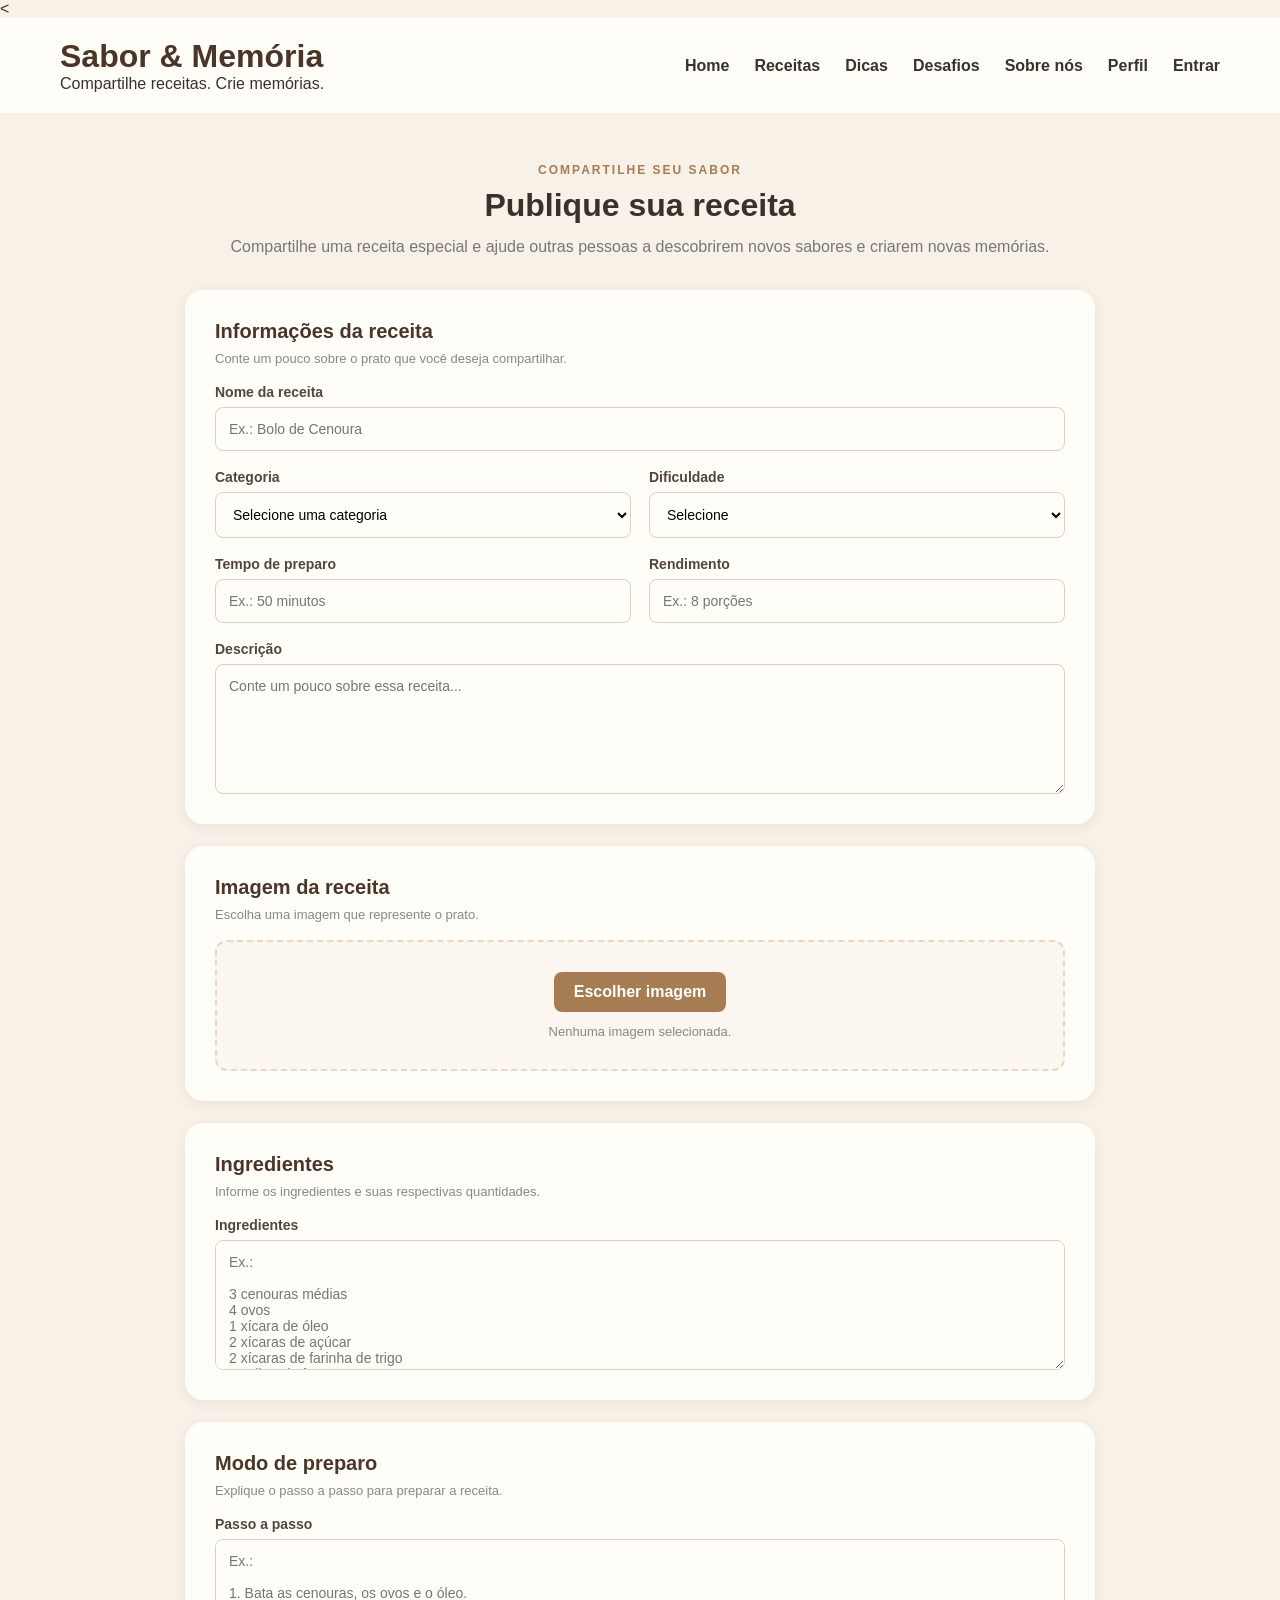
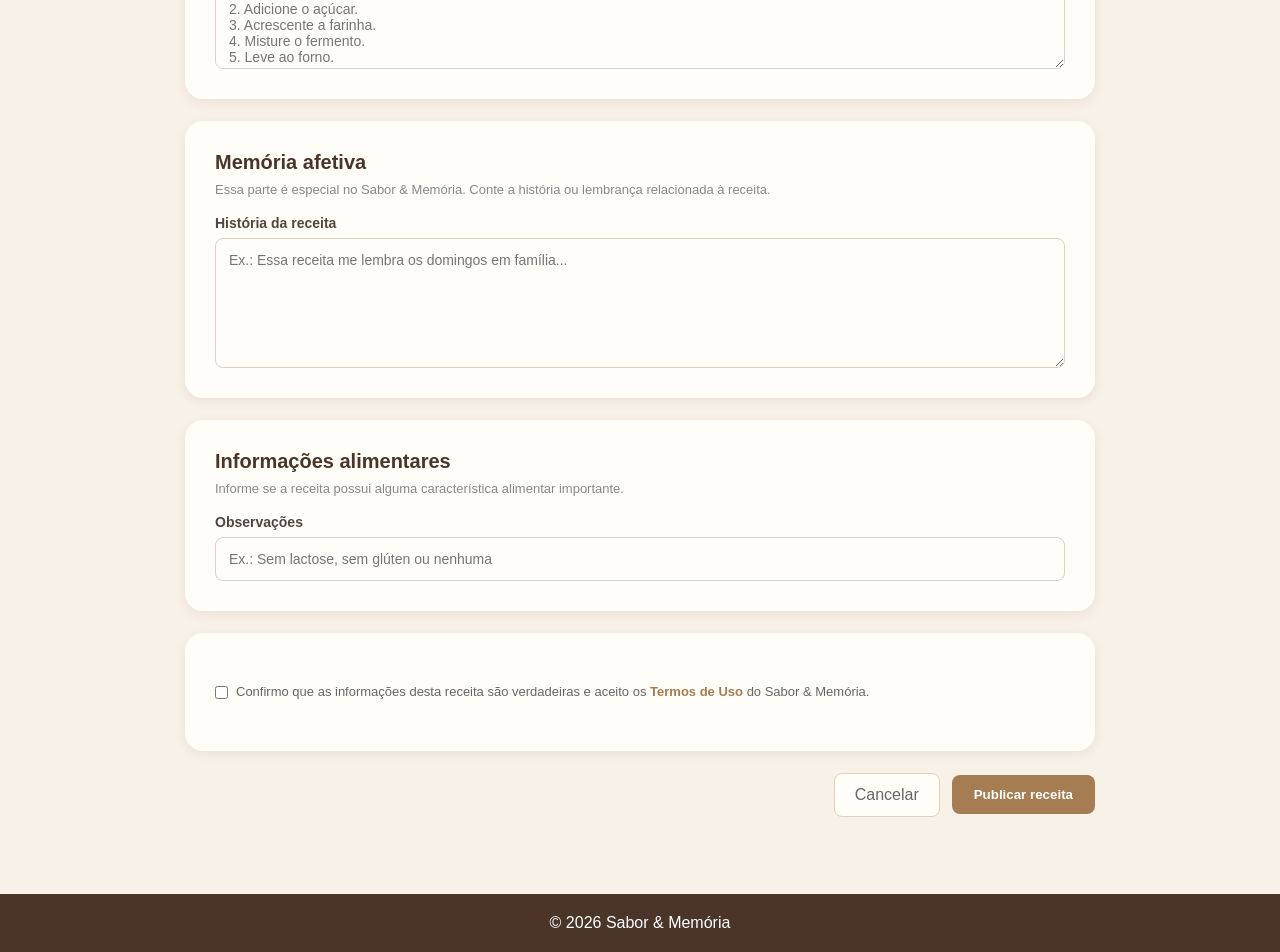
<file: SaborMemoria_PROTOTIPO - teste/adicionar-receita.html>
<<!DOCTYPE html>
<html lang="pt-BR">

<head>

    <meta charset="UTF-8">

    <meta name="viewport" content="width=device-width, initial-scale=1.0">

    <title>Publicar Receita - Sabor & Memória</title>

    <link rel="stylesheet" href="css/style.css">

</head>

<body>


<!-- =========================
     CABEÇALHO
========================= -->

<header>

    <div class="logo">

        <h1>Sabor & Memória</h1>

        <p>Compartilhe receitas. Crie memórias.</p>

    </div>


    <nav>

        <a href="index.html">Home</a>

        <a href="receitas.html">Receitas</a>

        <a href="dicas.html">Dicas</a>

        <a href="desafios.html">Desafios</a>

        <a href="sobrenos.html">Sobre nós</a>

        <a href="perfil.html">Perfil</a>

        <a href="login.html">Entrar</a>

    </nav>

</header>



<!-- =========================
     PÁGINA
========================= -->

<main class="adicionar-receita">


    <!-- TÍTULO -->

    <section class="titulo-adicionar">

        <span>COMPARTILHE SEU SABOR</span>

        <h2>Publique sua receita</h2>

        <p>
            Compartilhe uma receita especial e ajude outras pessoas
            a descobrirem novos sabores e criarem novas memórias.
        </p>

    </section>



    <!-- FORMULÁRIO -->

    <form
        class="form-receita"
        id="formReceita"
    >


        <!-- INFORMAÇÕES PRINCIPAIS -->

        <section class="bloco-formulario">

            <h3>Informações da receita</h3>

            <p class="ajuda-form">
                Conte um pouco sobre o prato que você deseja compartilhar.
            </p>


            <div class="campo-form">

                <label for="nomeReceita">
                    Nome da receita
                </label>

                <input
                    type="text"
                    id="nomeReceita"
                    name="nomeReceita"
                    placeholder="Ex.: Bolo de Cenoura"
                    required
                >

            </div>



            <div class="linha-form">

                <div class="campo-form">

                    <label for="categoria">
                        Categoria
                    </label>

                    <select
                        id="categoria"
                        name="categoria"
                        required
                    >

                        <option value="">
                            Selecione uma categoria
                        </option>

                        <option value="bolos">
                            Bolos
                        </option>

                        <option value="doces">
                            Doces
                        </option>

                        <option value="salgados">
                            Salgados
                        </option>

                        <option value="massas">
                            Massas
                        </option>

                        <option value="saudaveis">
                            Saudáveis
                        </option>

                        <option value="restricoes">
                            Restrições alimentares
                        </option>

                    </select>

                </div>



                <div class="campo-form">

                    <label for="dificuldade">
                        Dificuldade
                    </label>

                    <select
                        id="dificuldade"
                        name="dificuldade"
                        required
                    >

                        <option value="">
                            Selecione
                        </option>

                        <option value="facil">
                            Fácil
                        </option>

                        <option value="medio">
                            Médio
                        </option>

                        <option value="dificil">
                            Difícil
                        </option>

                    </select>

                </div>

            </div>



            <div class="linha-form">

                <div class="campo-form">

                    <label for="tempo">
                        Tempo de preparo
                    </label>

                    <input
                        type="text"
                        id="tempo"
                        name="tempo"
                        placeholder="Ex.: 50 minutos"
                        required
                    >

                </div>



                <div class="campo-form">

                    <label for="porcoes">
                        Rendimento
                    </label>

                    <input
                        type="text"
                        id="porcoes"
                        name="porcoes"
                        placeholder="Ex.: 8 porções"
                        required
                    >

                </div>

            </div>



            <div class="campo-form">

                <label for="descricao">
                    Descrição
                </label>

                <textarea
                    id="descricao"
                    name="descricao"
                    placeholder="Conte um pouco sobre essa receita..."
                    required
                ></textarea>

            </div>

        </section>



        <!-- IMAGEM -->

        <section class="bloco-formulario">

            <h3>Imagem da receita</h3>

            <p class="ajuda-form">
                Escolha uma imagem que represente o prato.
            </p>


            <div class="campo-arquivo">

                <label for="imagemReceita">
                    Escolher imagem
                </label>

                <input
                    type="file"
                    id="imagemReceita"
                    name="imagemReceita"
                    accept="image/*"
                >

                <p id="nomeImagem">
                    Nenhuma imagem selecionada.
                </p>

            </div>

        </section>



        <!-- INGREDIENTES -->

        <section class="bloco-formulario">

            <h3>Ingredientes</h3>

            <p class="ajuda-form">
                Informe os ingredientes e suas respectivas quantidades.
            </p>


            <div class="campo-form">

                <label for="ingredientes">
                    Ingredientes
                </label>

                <textarea
                    id="ingredientes"
                    name="ingredientes"
                    placeholder="Ex.:

3 cenouras médias
4 ovos
1 xícara de óleo
2 xícaras de açúcar
2 xícaras de farinha de trigo
1 colher de fermento"
                    required
                ></textarea>

            </div>

        </section>



        <!-- MODO DE PREPARO -->

        <section class="bloco-formulario">

            <h3>Modo de preparo</h3>

            <p class="ajuda-form">
                Explique o passo a passo para preparar a receita.
            </p>


            <div class="campo-form">

                <label for="preparo">
                    Passo a passo
                </label>

                <textarea
                    id="preparo"
                    name="preparo"
                    placeholder="Ex.:

1. Bata as cenouras, os ovos e o óleo.
2. Adicione o açúcar.
3. Acrescente a farinha.
4. Misture o fermento.
5. Leve ao forno."
                    required
                ></textarea>

            </div>

        </section>



        <!-- MEMÓRIA -->

        <section class="bloco-formulario">

            <h3>Memória afetiva</h3>

            <p class="ajuda-form">
                Essa parte é especial no Sabor & Memória.
                Conte a história ou lembrança relacionada à receita.
            </p>


            <div class="campo-form">

                <label for="memoria">
                    História da receita
                </label>

                <textarea
                    id="memoria"
                    name="memoria"
                    placeholder="Ex.: Essa receita me lembra os domingos em família..."
                ></textarea>

            </div>

        </section>



        <!-- RESTRIÇÕES -->

        <section class="bloco-formulario">

            <h3>Informações alimentares</h3>

            <p class="ajuda-form">
                Informe se a receita possui alguma característica
                alimentar importante.
            </p>


            <div class="campo-form">

                <label for="restricao">
                    Observações
                </label>

                <input
                    type="text"
                    id="restricao"
                    name="restricao"
                    placeholder="Ex.: Sem lactose, sem glúten ou nenhuma"
                >

            </div>

        </section>



        <!-- TERMOS -->

        <section class="bloco-formulario">

            <div class="termos">

                <input
                    type="checkbox"
                    id="aceitarTermos"
                    required
                >

                <label for="aceitarTermos">

                    Confirmo que as informações desta receita
                    são verdadeiras e aceito os

                    <a href="termos.html" target="_blank">
                        Termos de Uso
                    </a>

                    do Sabor & Memória.

                </label>

            </div>

        </section>



        <!-- BOTÕES -->

        <div class="acoes-receita">

            <a
                href="receitas.html"
                class="btn-cancelar"
            >
                Cancelar
            </a>


            <button
                type="submit"
                class="btn-publicar"
            >
                Publicar receita
            </button>

        </div>


        <!-- MENSAGEM -->

        <p
            id="mensagemReceita"
            class="mensagem-receita"
        ></p>


    </form>

</main>



<!-- RODAPÉ -->

<footer>

    <p>
        © 2026 Sabor & Memória
    </p>

</footer>



<!-- JAVASCRIPT EXTERNO -->

<script src="js/adicionar-receita.js"></script>

</body>
</html>
</file>
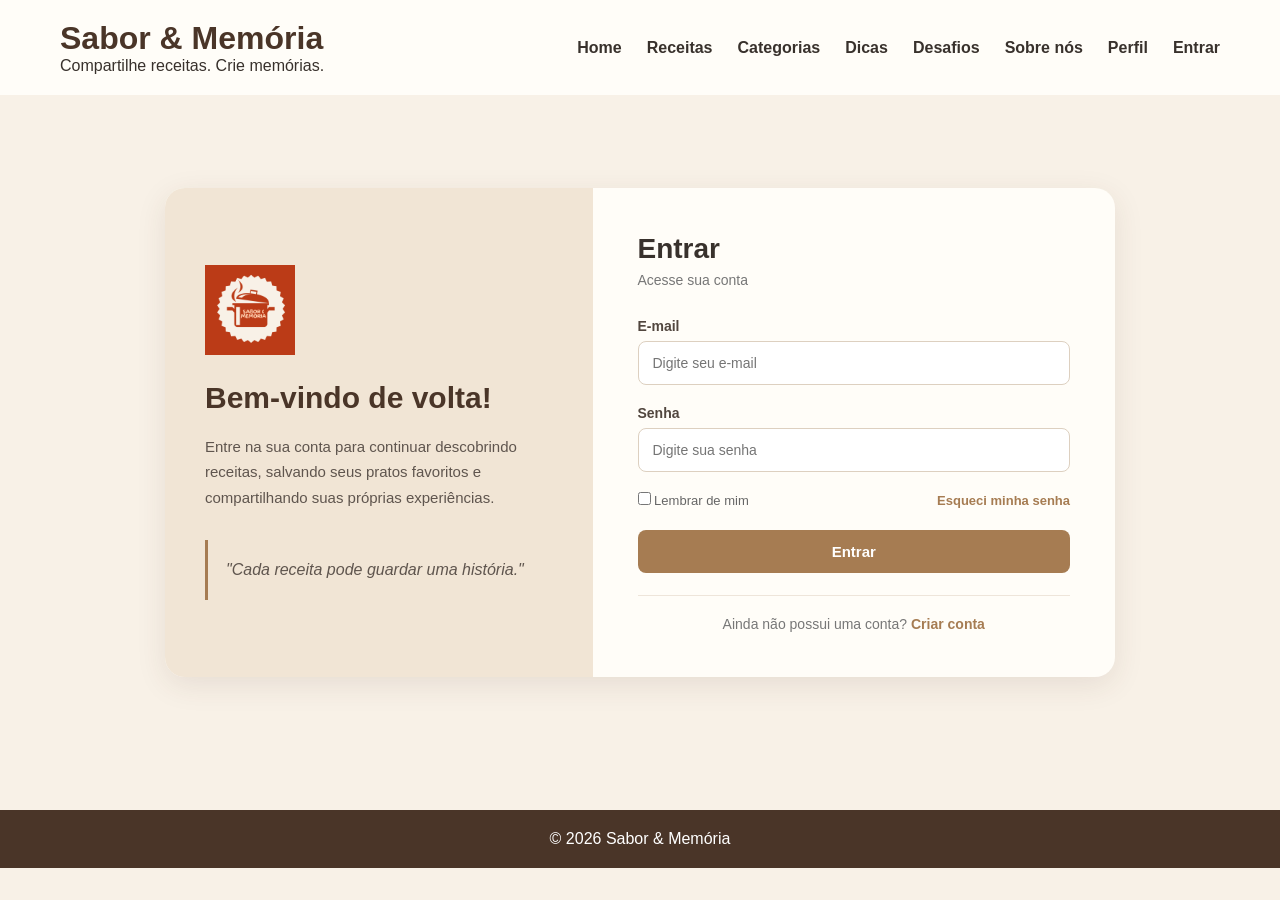
<file: SaborMemoria_PROTOTIPO - teste/login.html>
<!DOCTYPE html>
<html lang="pt-BR">

<head>

    <meta charset="UTF-8">

    <meta name="viewport" content="width=device-width, initial-scale=1.0">

    <title>Entrar - Sabor & Memória</title>

    <link rel="stylesheet" href="css/style.css">

</head>


<body>


<header>

    <div class="logo">

        <h1>Sabor & Memória</h1>

        <p>Compartilhe receitas. Crie memórias.</p>

    </div>


    <nav>

        <a href="index.html">Home</a>

        <a href="receitas.html">Receitas</a>

        <a href="categorias.html">Categorias</a>

        <a href="dicas.html">Dicas</a>

        <a href="desafios.html">Desafios</a>

        <a href="sobrenos.html">Sobre nós</a>

        <a href="perfil.html">Perfil</a>

        <a href="login.html">Entrar</a>

    </nav>

</header>



<main class="login-pagina">


    <section class="login-area">


        <!-- APRESENTAÇÃO -->

        <div class="login-apresentacao">


            <img
                src="imagens/logo.png"
                alt="Logo Sabor & Memória"
                class="login-logo"
            >


            <h2>
                Bem-vindo de volta!
            </h2>


            <p>

                Entre na sua conta para continuar
                descobrindo receitas, salvando seus
                pratos favoritos e compartilhando
                suas próprias experiências.

            </p>


            <div class="login-frase">

                <p>
                    "Cada receita pode guardar
                    uma história."
                </p>

            </div>


        </div>



        <!-- FORMULÁRIO -->

        <div class="login-box">


            <div class="login-titulo">

                <h2>
                    Entrar
                </h2>

                <p>
                    Acesse sua conta
                </p>

            </div>



            <form id="formLogin">


                <div class="campo-login">

                    <label for="email">
                        E-mail
                    </label>

                    <input
                        type="email"
                        id="email"
                        name="email"
                        placeholder="Digite seu e-mail"
                        required
                    >

                </div>



                <div class="campo-login">

                    <label for="senha">
                        Senha
                    </label>

                    <input
                        type="password"
                        id="senha"
                        name="senha"
                        placeholder="Digite sua senha"
                        required
                    >

                </div>



                <div class="login-opcoes">


                    <label>

                        <input
                            type="checkbox"
                            id="lembrar"
                        >

                        Lembrar de mim

                    </label>


                    <a href="#">
                        Esqueci minha senha
                    </a>


                </div>



                <button
                    type="submit"
                    class="btn-login"
                >

                    Entrar

                </button>


            </form>



            <div
                id="mensagemLogin"
                class="mensagem-login"
            ></div>



            <div class="criar-conta">

                <p>

                    Ainda não possui uma conta?

                    <a href="cadastro.html">
                        Criar conta
                    </a>

                </p>

            </div>


        </div>


    </section>


</main>



<footer>

    <p>
        © 2026 Sabor & Memória
    </p>

</footer>



<script src="js/login.js"></script>


</body>

</html>
</file>
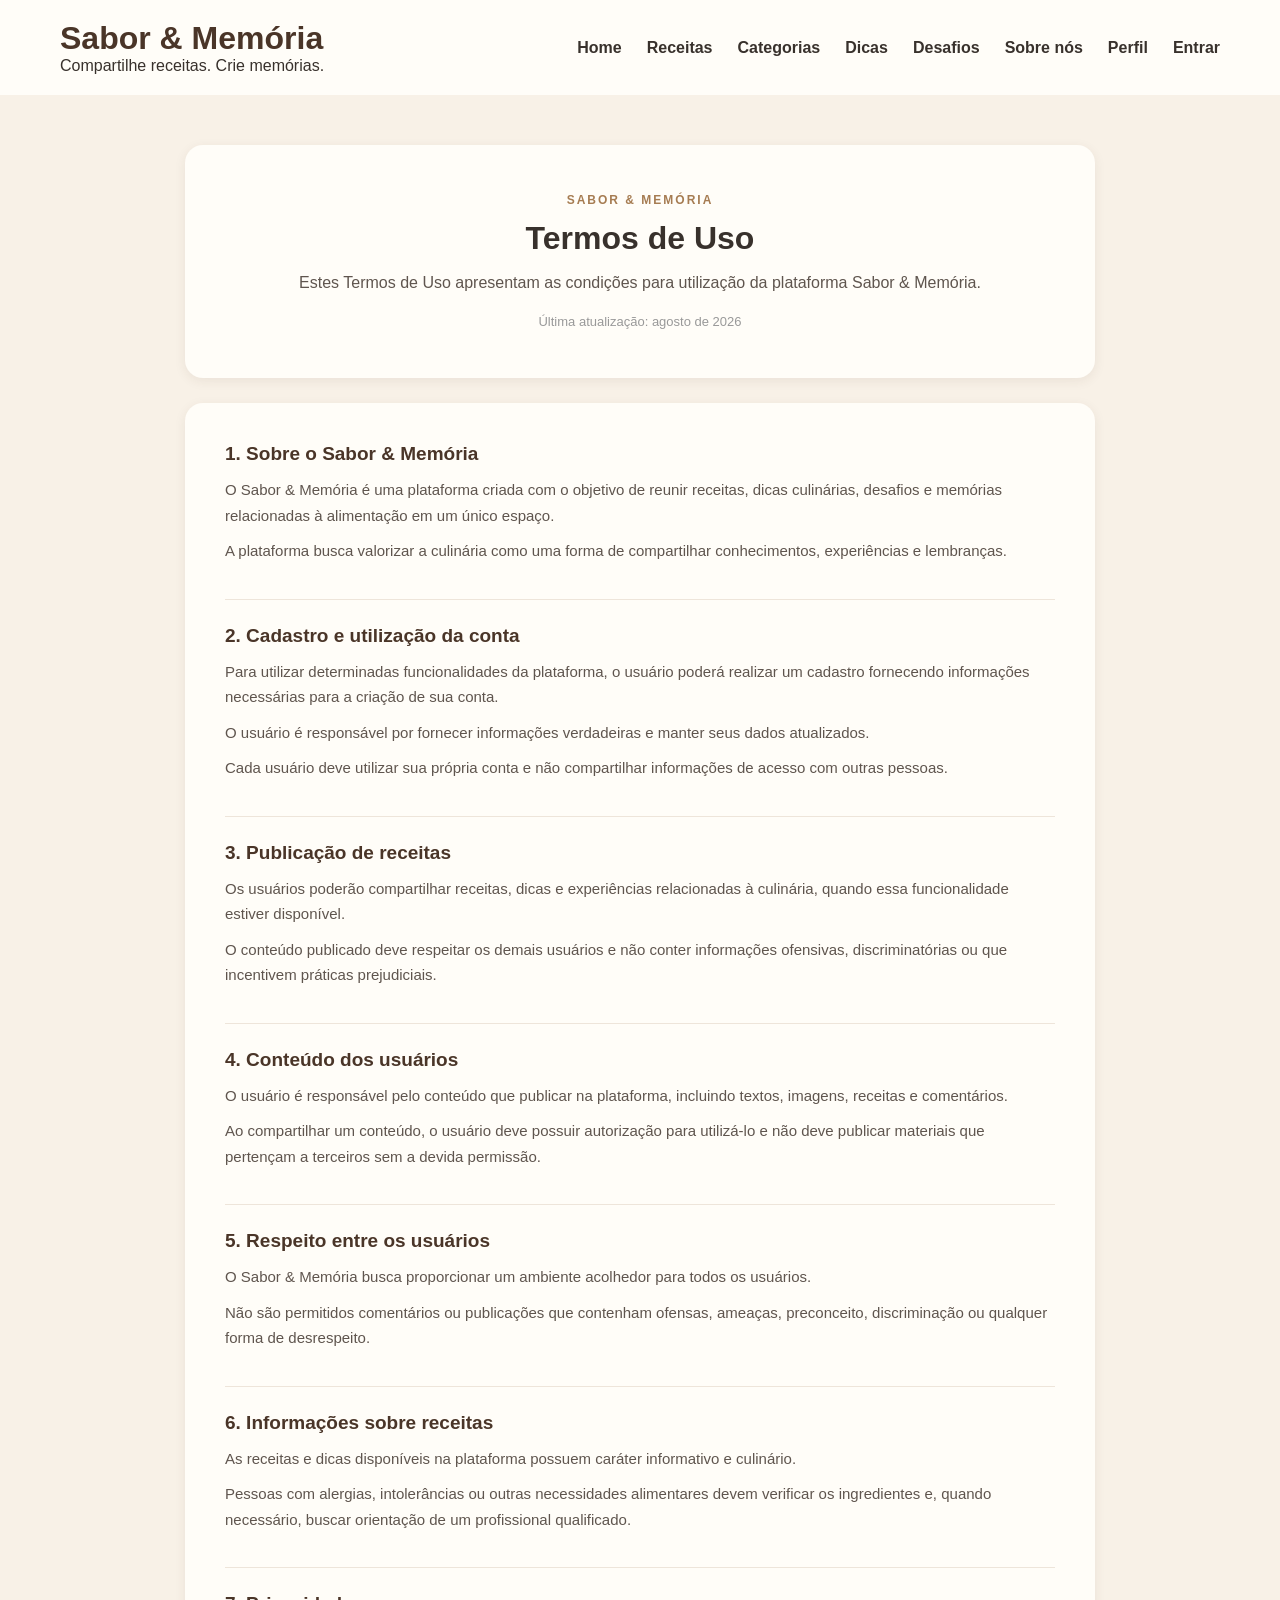
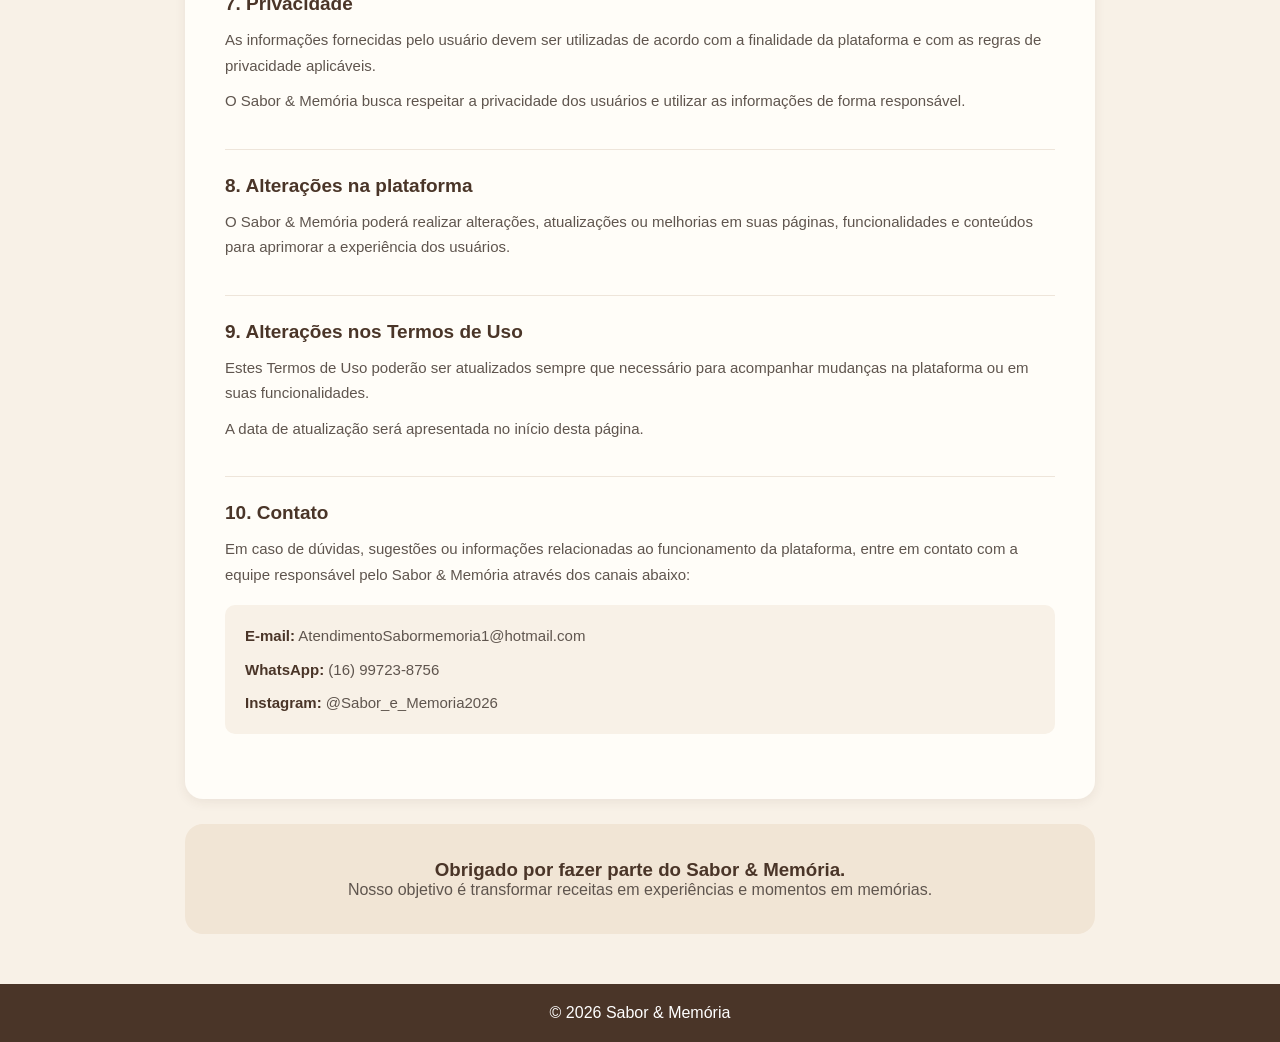
<file: SaborMemoria_PROTOTIPO - teste/termos.html>
<!DOCTYPE html>
<html lang="pt-BR">

<head>

    <meta charset="UTF-8">

    <meta name="viewport" content="width=device-width, initial-scale=1.0">

    <title>Termos de Uso - Sabor & Memória</title>

    <link rel="stylesheet" href="css/style.css">

</head>


<body>


<header>

    <div class="logo">

        <h1>Sabor & Memória</h1>

        <p>Compartilhe receitas. Crie memórias.</p>

    </div>


    <nav>

        <a href="index.html">Home</a>

        <a href="receitas.html">Receitas</a>

        <a href="categorias.html">Categorias</a>

        <a href="dicas.html">Dicas</a>

        <a href="desafios.html">Desafios</a>

        <a href="sobrenos.html">Sobre nós</a>

        <a href="perfil.html">Perfil</a>

        <a href="login.html">Entrar</a>

    </nav>

</header>



<main class="termos-pagina">


    <section class="termos-introducao">

        <span>
            SABOR & MEMÓRIA
        </span>

        <h2>
            Termos de Uso
        </h2>

        <p>
            Estes Termos de Uso apresentam as condições
            para utilização da plataforma Sabor & Memória.
        </p>

        <p class="data-termos">
            Última atualização: agosto de 2026
        </p>

    </section>



    <section class="termos-conteudo">


        <div class="termo">

            <h3>
                1. Sobre o Sabor & Memória
            </h3>

            <p>

                O Sabor & Memória é uma plataforma criada
                com o objetivo de reunir receitas, dicas
                culinárias, desafios e memórias relacionadas
                à alimentação em um único espaço.

            </p>

            <p>

                A plataforma busca valorizar a culinária
                como uma forma de compartilhar conhecimentos,
                experiências e lembranças.

            </p>

        </div>



        <div class="termo">

            <h3>
                2. Cadastro e utilização da conta
            </h3>

            <p>

                Para utilizar determinadas funcionalidades
                da plataforma, o usuário poderá realizar
                um cadastro fornecendo informações necessárias
                para a criação de sua conta.

            </p>

            <p>

                O usuário é responsável por fornecer
                informações verdadeiras e manter seus dados
                atualizados.

            </p>

            <p>

                Cada usuário deve utilizar sua própria conta
                e não compartilhar informações de acesso
                com outras pessoas.

            </p>

        </div>



        <div class="termo">

            <h3>
                3. Publicação de receitas
            </h3>

            <p>

                Os usuários poderão compartilhar receitas,
                dicas e experiências relacionadas à culinária,
                quando essa funcionalidade estiver disponível.

            </p>

            <p>

                O conteúdo publicado deve respeitar os demais
                usuários e não conter informações ofensivas,
                discriminatórias ou que incentivem práticas
                prejudiciais.

            </p>

        </div>



        <div class="termo">

            <h3>
                4. Conteúdo dos usuários
            </h3>

            <p>

                O usuário é responsável pelo conteúdo que
                publicar na plataforma, incluindo textos,
                imagens, receitas e comentários.

            </p>

            <p>

                Ao compartilhar um conteúdo, o usuário deve
                possuir autorização para utilizá-lo e não
                deve publicar materiais que pertençam a
                terceiros sem a devida permissão.

            </p>

        </div>



        <div class="termo">

            <h3>
                5. Respeito entre os usuários
            </h3>

            <p>

                O Sabor & Memória busca proporcionar um
                ambiente acolhedor para todos os usuários.

            </p>

            <p>

                Não são permitidos comentários ou publicações
                que contenham ofensas, ameaças, preconceito,
                discriminação ou qualquer forma de desrespeito.

            </p>

        </div>



        <div class="termo">

            <h3>
                6. Informações sobre receitas
            </h3>

            <p>

                As receitas e dicas disponíveis na plataforma
                possuem caráter informativo e culinário.

            </p>

            <p>

                Pessoas com alergias, intolerâncias ou outras
                necessidades alimentares devem verificar os
                ingredientes e, quando necessário, buscar
                orientação de um profissional qualificado.

            </p>

        </div>



        <div class="termo">

            <h3>
                7. Privacidade
            </h3>

            <p>

                As informações fornecidas pelo usuário devem
                ser utilizadas de acordo com a finalidade da
                plataforma e com as regras de privacidade
                aplicáveis.

            </p>

            <p>

                O Sabor & Memória busca respeitar a privacidade
                dos usuários e utilizar as informações de forma
                responsável.

            </p>

        </div>



        <div class="termo">

            <h3>
                8. Alterações na plataforma
            </h3>

            <p>

                O Sabor & Memória poderá realizar alterações,
                atualizações ou melhorias em suas páginas,
                funcionalidades e conteúdos para aprimorar
                a experiência dos usuários.

            </p>

        </div>



        <div class="termo">

            <h3>
                9. Alterações nos Termos de Uso
            </h3>

            <p>

                Estes Termos de Uso poderão ser atualizados
                sempre que necessário para acompanhar mudanças
                na plataforma ou em suas funcionalidades.

            </p>

            <p>

                A data de atualização será apresentada no
                início desta página.

            </p>

        </div>



       <div class="termo">

    <h3>
        10. Contato
    </h3>

    <p>
        Em caso de dúvidas, sugestões ou informações
        relacionadas ao funcionamento da plataforma,
        entre em contato com a equipe responsável pelo
        Sabor & Memória através dos canais abaixo:
    </p>

    <div class="contatos-termos">

        <p>
            <strong>E-mail:</strong>
            AtendimentoSabormemoria1@hotmail.com
        </p>

        <p>
            <strong>WhatsApp:</strong>
            (16) 99723-8756
        </p>

        <p>
            <strong>Instagram:</strong>
            @Sabor_e_Memoria2026
        </p>

    </div>

</div>


    </section>



    <section class="termos-final">

        <h3>
            Obrigado por fazer parte do Sabor & Memória.
        </h3>

        <p>

            Nosso objetivo é transformar receitas em
            experiências e momentos em memórias.

        </p>

    </section>


</main>



<footer>

    <p>
        © 2026 Sabor & Memória
    </p>

</footer>


</body>

</html>
</file>
<file: SaborMemoria_PROTOTIPO - teste/css/style.css>
/* =========================================================
   SABOR & MEMÓRIA
   CSS PRINCIPAL
   PALETA: BEGE • CREME • MARROM • CARAMELO
========================================================= */


/* =========================================================
   1. VARIÁVEIS
========================================================= */

:root{
    --fundo:#F8F1E7;
    --branco:#FFFDF8;

    --marrom:#6B4F3A;
    --marrom-escuro:#4A3528;
    --marrom-texto:#594234;

    --caramelo:#A67C52;
    --caramelo-escuro:#8B6543;

    --bege:#E8D8C3;
    --bege-claro:#F1E5D5;

    --texto:#38312C;
    --texto-2:#5F554E;
    --texto-3:#7A7068;

    --borda:#DDD0C0;

    --sombra:0 3px 12px rgba(74,53,40,.08);
    --raio:15px;
}


/* =========================================================
   2. RESET / CONFIGURAÇÕES GERAIS
========================================================= */

*{
    margin:0;
    padding:0;
    box-sizing:border-box;
}

html{
    scroll-behavior:smooth;
}

body{
    font-family:Arial,sans-serif;
    background:var(--fundo);
    color:var(--texto);
}

img{
    max-width:100%;
    display:block;
}

button,
input,
textarea,
select{
    font-family:Arial,sans-serif;
}

button{
    cursor:pointer;
}

a{
    text-decoration:none;
}


/* =========================================================
   3. HEADER / NAVEGAÇÃO
========================================================= */

header{
    display:flex;
    justify-content:space-between;
    align-items:center;
    padding:20px 60px;
    background:var(--branco);
}

.logo h1{
    color:var(--marrom-escuro);
}

nav{
    display:flex;
    gap:25px;
    flex-wrap:wrap;
}

nav a{
    color:var(--texto);
    font-weight:bold;
    transition:.2s;
}

nav a:hover{
    color:var(--caramelo);
}

.acoes{
    display:flex;
    gap:10px;
}

.acoes input{
    padding:10px;
}


/* =========================================================
   4. BOTÕES
========================================================= */

.btn-roxo,
.btn-login,
.btn-cadastro,
.btn-publicar,
.btn-perfil,
.btn-receita,
.btn-ver-receita,
.btn-desafio,
.btn-ler,
.btn-dicas{
    background:var(--caramelo);
    color:white;
    border:none;
    border-radius:8px;
    font-weight:bold;
    transition:.2s;
}

.btn-roxo:hover,
.btn-login:hover,
.btn-cadastro:hover,
.btn-publicar:hover,
.btn-perfil:hover,
.btn-receita:hover,
.btn-ver-receita:hover,
.btn-desafio:hover,
.btn-ler:hover,
.btn-dicas:hover{
    background:var(--caramelo-escuro);
}

.btn-laranja{
    display:inline-block;
    background:var(--caramelo);
    color:white;
    border:none;
    padding:12px 22px;
    border-radius:8px;
    font-weight:bold;
    transition:.2s;
}

.btn-laranja:hover{
    background:var(--caramelo-escuro);
}

.btn-transparente{
    display:inline-block;
    background:transparent;
    color:white;
    border:2px solid white;
    padding:12px 22px;
    border-radius:8px;
    font-weight:bold;
}


/* =========================================================
   5. FOOTER
========================================================= */

footer{
    background:var(--marrom-escuro);
    color:white;
    text-align:center;
    padding:20px;
    margin-top:40px;
}


/* =========================================================
   6. ELEMENTOS DE TÍTULO
========================================================= */

.titulo-pagina{
    text-align:center;
    padding:60px 20px;
}

.titulo-pagina h2,
.sobre-introducao h2{
    font-size:40px;
    color:var(--marrom-escuro);
    margin-bottom:10px;
}

.titulo-pagina p{
    color:var(--texto-3);
}

.titulo-pequeno,
.receitas-cabecalho span,
.titulo-lista span,
.convite-publicar span,
.titulo-categorias span,
.dicas-cabecalho span,
.busca-dicas span,
.titulo-reportagens span,
.destaque-conteudo>span,
.convite-dicas span,
.desafios-intro span,
.titulo-desafios span,
.convite-desafio span{
    color:var(--caramelo);
    font-size:12px;
    font-weight:bold;
    letter-spacing:2px;
}


/* =========================================================
   7. HOME
========================================================= */

.banner{
    height:600px;
    background:url("../imagens/banner.jpg") center/cover;
}

.overlay{
    width:100%;
    height:100%;
    background:rgba(50,35,25,.45);
    display:flex;
    align-items:center;
}

.texto-banner{
    color:white;
    margin-left:80px;
    max-width:600px;
}

.texto-banner h2{
    font-size:60px;
    margin-bottom:20px;
}

.texto-banner p{
    font-size:22px;
    margin-bottom:30px;
}

.botoes{
    display:flex;
    gap:20px;
}

.categorias,
.receitas{
    padding:70px;
    text-align:center;
}

.cards{
    display:flex;
    justify-content:center;
    gap:20px;
    flex-wrap:wrap;
    margin-top:30px;
}

.card{
    width:220px;
    background:var(--branco);
    border-radius:12px;
    overflow:hidden;
    box-shadow:var(--sombra);
    transition:.2s;
}

.card:hover{
    transform:translateY(-4px);
}

.card img{
    width:100%;
    height:150px;
    object-fit:cover;
}

.card h3{
    margin-top:15px;
}

.card p{
    padding:10px;
}

.receita-card{
    width:350px;
    margin:auto;
    background:var(--branco);
    padding:20px;
    border-radius:12px;
    box-shadow:var(--sombra);
}

.receita-card img{
    width:100%;
    border-radius:10px;
}

.receita-card button{
    margin-top:15px;
}


/* =========================================================
   8. LISTAGEM DE RECEITAS
========================================================= */

.lista-receitas{
    width:90%;
    max-width:1200px;
    margin:auto;
    display:grid;
    grid-template-columns:repeat(auto-fit,minmax(300px,1fr));
    gap:30px;
    padding-bottom:60px;
}

.receita{
    background:var(--branco);
    border-radius:15px;
    overflow:hidden;
    box-shadow:var(--sombra);
    transition:.2s;
}

.receita:hover{
    transform:translateY(-4px);
}

.receita>img{
    width:100%;
    height:220px;
    object-fit:cover;
}

.info{
    padding:20px;
}

.info h3{
    color:var(--marrom-escuro);
    margin-bottom:10px;
}

.info p{
    color:var(--texto-3);
    margin-bottom:15px;
}

.info button{
    background:var(--caramelo);
    color:white;
    border:none;
    padding:12px 20px;
    border-radius:8px;
}

.info button:hover{
    background:var(--caramelo-escuro);
}


/* =========================================================
   9. PÁGINA DE RECEITAS
========================================================= */

.receitas-cabecalho{
    max-width:1000px;
    margin:50px auto 25px;
    padding:0 20px;
    text-align:center;
}

.receitas-cabecalho h2{
    color:var(--marrom-escuro);
    font-size:36px;
    margin:10px 0;
}

.receitas-cabecalho p{
    max-width:650px;
    margin:auto;
    color:var(--texto-3);
    line-height:1.6;
}

.area-busca{
    max-width:750px;
    margin:0 auto 30px;
    padding:0 20px;
}

.campo-busca{
    display:flex;
    background:var(--branco);
    padding:7px;
    border-radius:12px;
    box-shadow:var(--sombra);
}

.campo-busca input{
    flex:1;
    border:none;
    outline:none;
    padding:13px 15px;
    background:transparent;
    font-size:15px;
}

.campo-busca button{
    border:none;
    background:var(--caramelo);
    color:white;
    padding:0 22px;
    border-radius:8px;
    font-weight:bold;
}

.campo-busca button:hover{
    background:var(--caramelo-escuro);
}

.categorias-receitas{
    max-width:1100px;
    margin:0 auto 45px;
    padding:0 20px;
}

.titulo-categorias{
    text-align:center;
    margin-bottom:18px;
}

.titulo-categorias h3{
    color:var(--marrom-escuro);
    margin-bottom:5px;
}

.titulo-categorias p{
    color:#8A817A;
    font-size:14px;
}

.botoes-categorias{
    display:flex;
    justify-content:center;
    flex-wrap:wrap;
    gap:10px;
}

.botoes-categorias button{
    border:1px solid var(--bege);
    background:var(--branco);
    color:var(--marrom);
    padding:9px 17px;
    border-radius:20px;
    transition:.2s;
}

.botoes-categorias button:hover,
.botoes-categorias button.categoria-ativa{
    background:var(--caramelo);
    color:white;
    border-color:var(--caramelo);
}

.lista-receitas-pagina{
    max-width:1100px;
    margin:auto;
    padding:0 20px 50px;
}

.titulo-lista{
    display:flex;
    justify-content:space-between;
    align-items:end;
    margin-bottom:22px;
}

.titulo-lista h2{
    color:var(--marrom-escuro);
    font-size:27px;
    margin-top:7px;
}

.titulo-lista p{
    color:#8A817A;
    font-size:14px;
}

.grade-receitas{
    display:grid;
    grid-template-columns:repeat(3,1fr);
    gap:22px;
}

.card-receita{
    background:var(--branco);
    border-radius:14px;
    overflow:hidden;
    box-shadow:var(--sombra);
    transition:.25s;
}

.card-receita:hover{
    transform:translateY(-5px);
    box-shadow:0 8px 20px rgba(74,53,40,.13);
}

.card-receita>img{
    width:100%;
    height:190px;
    object-fit:cover;
}

.conteudo-card{
    padding:18px;
}

.categoria-card{
    display:inline-block;
    color:var(--marrom);
    background:var(--bege-claro);
    padding:5px 9px;
    border-radius:6px;
    font-size:11px;
    font-weight:bold;
    margin-bottom:9px;
}

.conteudo-card h3{
    color:var(--texto);
    font-size:20px;
    margin-bottom:8px;
}

.conteudo-card p{
    color:var(--texto-3);
    font-size:14px;
    line-height:1.5;
    min-height:42px;
    margin-bottom:15px;
}

.btn-ver-receita{
    display:inline-block;
    padding:9px 15px;
    font-size:13px;
}

.nenhuma-receita,
.nenhum-resultado{
    display:none;
    text-align:center;
    color:#888;
    padding:40px;
}

.convite-publicar{
    max-width:1100px;
    margin:0 auto 60px;
    padding:30px 35px;
    background:var(--bege-claro);
    border-radius:16px;
    display:flex;
    justify-content:space-between;
    align-items:center;
    gap:20px;
}

.convite-publicar h2{
    color:var(--marrom-escuro);
    margin:7px 0;
}

.convite-publicar p{
    color:var(--texto-2);
    font-size:14px;
}

.btn-publicar{
    display:inline-block;
    padding:12px 20px;
    white-space:nowrap;
}


/* =========================================================
   10. RECEITA INDIVIDUAL
========================================================= */

.pagina-receita{
    max-width:1100px;
    margin:50px auto;
    padding:0 20px;
}

.receita-detalhe{
    background:var(--branco);
    border-radius:18px;
    overflow:hidden;
    display:grid;
    grid-template-columns:1fr 1fr;
    box-shadow:var(--sombra);
    margin-bottom:30px;
}

.imagem-receita img{
    width:100%;
    height:100%;
    min-height:420px;
    object-fit:cover;
}

.receita-conteudo{
    padding:45px;
    display:flex;
    flex-direction:column;
    justify-content:center;
}

.categoria-receita{
    color:var(--caramelo);
    font-size:12px;
    font-weight:bold;
    letter-spacing:2px;
    margin-bottom:12px;
}

.receita-conteudo h2{
    font-size:32px;
    line-height:1.2;
    margin-bottom:15px;
}

.descricao{
    color:var(--texto-2);
    line-height:1.7;
    margin-bottom:25px;
}

.informacoes{
    display:flex;
    gap:15px;
    margin-bottom:25px;
}

.informacao{
    flex:1;
    display:flex;
    align-items:center;
    gap:8px;
    padding:12px;
    background:var(--fundo);
    border-radius:10px;
}

.informacao img{
    width:28px;
    height:28px;
    object-fit:contain;
}

.informacao strong,
.informacao span{
    display:block;
    font-size:12px;
}

.informacao strong{
    color:#51463E;
}

.informacao span{
    color:#7A7068;
    margin-top:3px;
}

.btn-favorito{
    width:fit-content;
    padding:12px 18px;
    border:1px solid var(--caramelo);
    background:var(--branco);
    color:var(--caramelo);
    border-radius:8px;
    font-weight:bold;
}

.btn-favorito:hover{
    background:var(--caramelo);
    color:white;
}

.receita-informacoes{
    display:grid;
    grid-template-columns:.8fr 1.2fr;
    gap:25px;
    margin-bottom:30px;
}

.bloco-receita{
    background:var(--branco);
    padding:30px;
    border-radius:18px;
    box-shadow:var(--sombra);
}

.bloco-receita h3{
    color:var(--marrom-escuro);
    font-size:21px;
    margin-bottom:20px;
}

.bloco-receita ul,
.bloco-receita ol{
    padding-left:20px;
}

.bloco-receita li{
    color:var(--texto-2);
    line-height:1.7;
    margin-bottom:10px;
}

.memoria-receita{
    background:var(--bege-claro);
    padding:35px;
    border-radius:18px;
    display:flex;
    align-items:center;
    gap:25px;
    margin-bottom:30px;
}

.memoria-receita img{
    width:65px;
    height:65px;
    object-fit:contain;
}

.memoria-receita span{
    color:var(--caramelo);
    font-size:12px;
    font-weight:bold;
    letter-spacing:1px;
}

.memoria-receita h2{
    color:var(--marrom-escuro);
    margin:7px 0 10px;
}

.memoria-receita p{
    color:var(--texto-2);
    line-height:1.7;
}


/* =========================================================
   11. AVALIAÇÃO E COMENTÁRIOS
========================================================= */

.avaliacao-receita,
.comentarios{
    background:var(--branco);
    padding:30px;
    border-radius:18px;
    box-shadow:var(--sombra);
    margin-bottom:30px;
}

.avaliacao-receita{
    text-align:center;
}

.avaliacao-receita h2,
.comentarios h2{
    color:var(--texto);
    margin-bottom:8px;
}

.avaliacao-receita>p,
.texto-comentarios{
    color:#777;
    font-size:14px;
}

.estrelas{
    margin-top:20px;
}

.estrelas button{
    width:40px;
    height:40px;
    margin:4px;
    border:1px solid var(--caramelo);
    background:var(--branco);
    color:var(--caramelo);
    border-radius:50%;
    font-weight:bold;
}

.estrelas button:hover{
    background:var(--caramelo);
    color:white;
}

.mensagem-avaliacao{
    margin-top:15px;
    color:var(--caramelo)!important;
    font-weight:bold;
}

.texto-comentarios{
    margin-bottom:25px;
}

.lista-comentarios{
    display:flex;
    flex-direction:column;
    gap:12px;
    margin-bottom:30px;
}

.comentario{
    background:var(--fundo);
    padding:15px;
    border-radius:10px;
}

.comentario strong{
    color:var(--marrom-escuro);
}

.comentario p{
    color:var(--texto-2);
    margin-top:6px;
    line-height:1.5;
}

#formComentario{
    display:flex;
    flex-direction:column;
}

#formComentario label{
    font-size:14px;
    font-weight:bold;
    color:#51463E;
    margin-bottom:6px;
}

#formComentario input,
#formComentario textarea{
    width:100%;
    padding:12px;
    border:1px solid var(--borda);
    border-radius:8px;
    margin-bottom:15px;
    outline:none;
}

#formComentario textarea{
    min-height:100px;
    resize:vertical;
}

#formComentario input:focus,
#formComentario textarea:focus{
    border-color:var(--caramelo);
}

#formComentario button{
    width:fit-content;
    padding:11px 18px;
    border:none;
    border-radius:8px;
    background:var(--caramelo);
    color:white;
    font-weight:bold;
}

.voltar-receitas{
    text-align:center;
    margin:30px 0 50px;
}

.btn-receita{
    display:inline-block;
    padding:11px 20px;
}
/* =========================================================
   PARTICIPAR DO DESAFIO
========================================================= */

.participar-pagina{
    max-width:950px;
    margin:0 auto;
    padding:35px 20px 60px;
}


/* VOLTAR */

.voltar-desafio{
    margin-bottom:25px;
}

.voltar-desafio a{
    color:var(--caramelo);
    text-decoration:none;
    font-weight:bold;
    font-size:14px;
}

.voltar-desafio a:hover{
    text-decoration:underline;
}


/* INTRODUÇÃO */

.participar-intro{
    text-align:center;
    max-width:750px;
    margin:0 auto 35px;
}

.participar-intro span,
.form-desafio-topo span{
    color:var(--caramelo);
    font-size:12px;
    font-weight:bold;
    letter-spacing:2px;
}

.participar-intro h2{
    color:var(--marrom-escuro);
    font-size:40px;
    line-height:1.2;
    margin:12px 0;
}

.participar-intro p{
    color:var(--texto-2);
    line-height:1.7;
}


/* RESUMO DO DESAFIO */

.resumo-desafio{
    display:grid;
    grid-template-columns:repeat(3,1fr);
    gap:15px;
    margin-bottom:35px;
}

.resumo-item{
    background:var(--branco);
    padding:20px;
    border-radius:12px;
    text-align:center;
    box-shadow:var(--sombra);
}

.resumo-item span{
    display:block;
    color:var(--caramelo);
    font-size:11px;
    font-weight:bold;
    letter-spacing:1.5px;
    margin-bottom:7px;
}

.resumo-item strong{
    color:var(--marrom-escuro);
    font-size:14px;
}


/* FORMULÁRIO */

.form-desafio-container{
    background:var(--branco);
    padding:40px;
    border-radius:18px;
    box-shadow:var(--sombra);
}

.form-desafio-topo{
    text-align:center;
    margin-bottom:30px;
}

.form-desafio-topo h2{
    color:var(--marrom-escuro);
    font-size:30px;
    margin:10px 0 8px;
}

.form-desafio-topo p{
    color:var(--texto-3);
    line-height:1.6;
}


/* CAMPOS */

.form-desafio{
    display:flex;
    flex-direction:column;
    gap:20px;
}

.form-desafio .campo-form{
    margin-bottom:0;
}

.form-desafio .campo-form label{
    display:block;
    color:#51463E;
    font-size:14px;
    font-weight:bold;
    margin-bottom:7px;
}

.form-desafio .campo-form input,
.form-desafio .campo-form textarea{
    width:100%;
    padding:13px;
    border:1px solid var(--borda);
    border-radius:8px;
    background:var(--branco);
    font-size:14px;
    outline:none;
}

.form-desafio .campo-form textarea{
    min-height:130px;
    resize:vertical;
}

.form-desafio .campo-form input:focus,
.form-desafio .campo-form textarea:focus{
    border-color:var(--caramelo);
}


/* FOTO */

#nomeFoto{
    display:block;
    margin-top:7px;
    color:#888;
    font-size:12px;
}

.preview-imagem{
    display:none;
    text-align:center;
    padding:15px;
    background:var(--fundo);
    border-radius:12px;
}

.preview-imagem.ativo{
    display:block;
}

.preview-imagem img{
    max-width:300px;
    max-height:250px;
    border-radius:10px;
    object-fit:cover;
}


/* TERMOS */

.termos-desafio{
    display:flex;
    align-items:flex-start;
    gap:8px;
    padding:5px 0;
}

.termos-desafio input{
    margin-top:3px;
}

.termos-desafio label{
    color:var(--texto-2);
    font-size:13px;
    line-height:1.5;
}


/* BOTÕES */

.acoes-desafio{
    display:flex;
    justify-content:flex-end;
    align-items:center;
    gap:12px;
}

.acoes-desafio .btn-cancelar,
.acoes-desafio .btn-publicar{
    width:auto;
}


/* MENSAGEM */

.mensagem-desafio{
    text-align:center;
    color:var(--caramelo);
    font-size:14px;
    font-weight:bold;
}

.mensagem-desafio.erro{
    color:#A34A3A;
}


/* SUCESSO */

.participacao-sucesso{
    display:none;
    background:var(--branco);
    padding:50px 35px;
    border-radius:18px;
    box-shadow:var(--sombra);
    text-align:center;
    margin-top:30px;
}

.participacao-sucesso.ativo{
    display:block;
}

.icone-sucesso{
    width:60px;
    height:60px;
    margin:0 auto 20px;
    display:flex;
    align-items:center;
    justify-content:center;
    border-radius:50%;
    background:var(--bege-claro);
    color:var(--caramelo);
    font-size:30px;
    font-weight:bold;
}

.participacao-sucesso>span{
    color:var(--caramelo);
    font-size:12px;
    font-weight:bold;
    letter-spacing:2px;
}

.participacao-sucesso h2{
    color:var(--marrom-escuro);
    font-size:30px;
    margin:12px 0;
}

.participacao-sucesso p{
    color:var(--texto-2);
    line-height:1.6;
}

.sucesso-acoes{
    display:flex;
    justify-content:center;
    gap:12px;
    margin-top:25px;
}

.btn-secundario{
    display:inline-block;
    padding:12px 20px;
    border:1px solid var(--caramelo);
    border-radius:8px;
    color:var(--caramelo);
    background:var(--branco);
    text-decoration:none;
    font-weight:bold;
}

.btn-secundario:hover{
    background:var(--bege-claro);
}


/* =========================================================
   12. SOBRE NÓS
========================================================= */

.sobre-introducao{
    text-align:center;
    max-width:850px;
    margin:auto;
    padding:60px 20px 30px;
}

.sobre-introducao p,
.nossa-missao p,
.sobre-card p,
.significado p,
.texto-equipe,
.membro p{
    color:var(--texto-2);
    line-height:1.6;
}

.sobre-introducao p{
    font-size:17px;
    margin-bottom:12px;
}

.logo-sobre{
    width:150px;
    margin:15px auto 25px;
}

.nossa-missao{
    background:var(--branco);
    max-width:1000px;
    margin:20px auto;
    padding:40px;
    text-align:center;
    border-radius:15px;
    box-shadow:var(--sombra);
}

.nossa-missao h2,
.funcionalidades h2,
.sobre-card h3,
.significado h2,
.equipe h2,
.equipe h3{
    color:var(--marrom-escuro);
}

.nossa-missao h2{
    margin-bottom:15px;
}

.funcionalidades,
.equipe{
    padding:60px 30px;
    text-align:center;
}

.funcionalidades h2{
    font-size:32px;
    margin-bottom:30px;
}

.sobre-cards{
    display:grid;
    grid-template-columns:repeat(4,1fr);
    gap:20px;
    max-width:1100px;
    margin:auto;
}

.sobre-card,
.membro{
    background:var(--branco);
    padding:25px 20px;
    border-radius:15px;
    box-shadow:var(--sombra);
    transition:.2s;
}

.sobre-card:hover,
.membro:hover{
    transform:translateY(-4px);
}

.sobre-card .icone{
    font-size:35px;
    margin-bottom:10px;
}

.sobre-card h3{
    margin-bottom:10px;
}

.significado{
    background:var(--bege-claro);
    text-align:center;
    padding:50px 20px;
}

.significado h2{
    font-size:32px;
    margin-bottom:15px;
}

.significado p{
    max-width:800px;
    margin:10px auto;
}

.equipe h2{
    font-size:34px;
    margin-bottom:15px;
}

.texto-equipe{
    max-width:700px;
    margin:0 auto 35px;
}

.equipe-cards{
    display:grid;
    grid-template-columns:repeat(5,1fr);
    gap:20px;
    max-width:1200px;
    margin:auto;
}

.membro img{
    width:110px;
    height:110px;
    border-radius:50%;
    object-fit:cover;
    margin:0 auto 12px;
}

.membro h3{
    margin-bottom:5px;
}

.membro span{
    color:var(--caramelo);
    font-weight:bold;
    font-size:14px;
}


/* =========================================================
   13. PERFIL
========================================================= */

.pagina-perfil{
    max-width:1100px;
    margin:50px auto;
    padding:0 20px;
}

.perfil{
    padding:60px;
    display:flex;
    justify-content:center;
}

.perfil-card{
    background:var(--branco);
    padding:30px;
    border-radius:15px;
    text-align:center;
    width:400px;
    box-shadow:var(--sombra);
}

.perfil-card img{
    width:120px;
    border-radius:50%;
    margin:0 auto 15px;
}

.perfil-topo{
    background:var(--branco);
    padding:35px;
    border-radius:18px;
    display:flex;
    align-items:center;
    gap:30px;
    margin-bottom:25px;
    box-shadow:var(--sombra);
}

.perfil-foto img{
    width:135px;
    height:135px;
    border-radius:50%;
    object-fit:cover;
    border:4px solid var(--bege);
}

.perfil-info h2{
    font-size:28px;
    margin-bottom:7px;
}

.email{
    color:#777;
    font-size:14px;
    margin-bottom:15px;
}

.perfil-info .descricao{
    color:var(--texto-2);
    max-width:550px;
    line-height:1.6;
    margin-bottom:18px;
}

.botoes-perfil{
    display:flex;
    gap:10px;
}

.btn-editar,
.btn-sair,
.btn-memoria{
    border:none;
    padding:10px 17px;
    border-radius:8px;
    font-size:14px;
    display:flex;
    align-items:center;
    gap:7px;
}

.btn-editar{
    background:var(--caramelo);
    color:white;
}

.btn-sair{
    background:#EEE7DE;
    color:var(--texto-2);
}

.btn-sair:hover{
    background:#DDD2C5;
}

.btn-editar img,
.btn-memoria img{
    width:16px;
    height:16px;
}

.acoes-perfil{
    margin-top:25px;
}

.btn-perfil{
    display:inline-block;
    padding:12px 22px;
}

.estatisticas{
    display:grid;
    grid-template-columns:repeat(3,1fr);
    gap:20px;
    margin-bottom:35px;
}

.estatistica{
    background:var(--branco);
    padding:22px;
    border-radius:15px;
    text-align:center;
    box-shadow:var(--sombra);
    transition:.2s;
}

.estatistica:hover{
    transform:translateY(-3px);
}

.estatistica strong{
    display:block;
    font-size:28px;
    color:var(--caramelo);
    margin-bottom:7px;
}

.estatistica span{
    color:#666;
    font-size:14px;
}

.perfil-secao{
    background:var(--branco);
    padding:30px;
    border-radius:18px;
    margin-bottom:25px;
    box-shadow:var(--sombra);
}

.perfil-secao>h2,
.titulo-secao h2{
    color:var(--texto);
}

.titulo-secao{
    display:flex;
    justify-content:space-between;
    align-items:center;
    margin-bottom:25px;
}

.btn-link{
    color:var(--caramelo);
    font-size:14px;
    font-weight:bold;
}

.btn-link:hover{
    text-decoration:underline;
}

.receitas-perfil,
.favoritas{
    display:grid;
    grid-template-columns:repeat(3,1fr);
    gap:20px;
}

.receita-perfil,
.favorita{
    border:1px solid var(--bege);
    border-radius:12px;
    overflow:hidden;
    background:var(--branco);
    transition:.2s;
}

.receita-perfil:hover,
.favorita:hover{
    transform:translateY(-4px);
}

.receita-perfil>img{
    width:100%;
    height:170px;
    object-fit:cover;
}

.receita-info,
.favorita div{
    padding:17px;
}

.receita-info h3,
.favorita h3{
    margin-bottom:8px;
    color:var(--texto);
}

.receita-info p,
.favorita p{
    color:#777;
    font-size:14px;
    line-height:1.5;
}

.favorita img{
    width:100%;
    height:130px;
    object-fit:cover;
}

.conquistas{
    display:grid;
    grid-template-columns:repeat(4,1fr);
    gap:15px;
}

.conquista{
    text-align:center;
    padding:20px 12px;
    border-radius:12px;
    border:1px solid var(--bege);
    transition:.2s;
}

.conquista:hover{
    transform:translateY(-3px);
}

.conquista.ativa{
    background:var(--fundo);
}

.conquista.bloqueada{
    opacity:.45;
}

.conquista img{
    width:50px;
    height:50px;
    object-fit:contain;
    margin:0 auto 12px;
}

.conquista h3{
    font-size:15px;
    margin-bottom:8px;
}

.conquista p{
    font-size:13px;
    color:#777;
    line-height:1.4;
}

.memoria{
    background:var(--bege-claro);
    padding:40px 30px;
    border-radius:18px;
    text-align:center;
    margin-bottom:40px;
}

.icone-memoria{
    width:55px;
    height:55px;
    object-fit:contain;
    margin:0 auto 12px;
}

.memoria h2{
    margin-bottom:18px;
}

.memoria-texto{
    max-width:700px;
    margin:0 auto 22px;
    color:var(--texto-2);
    line-height:1.7;
    font-style:italic;
}

.btn-memoria{
    background:var(--branco);
    color:var(--caramelo);
    border:1px solid var(--caramelo);
}

.btn-memoria:hover{
    background:var(--caramelo);
    color:white;
}


/* =========================================================
   14. LOGIN / CADASTRO
========================================================= */

.login-pagina,
.cadastro-pagina{
    min-height:75vh;
    display:flex;
    align-items:center;
    justify-content:center;
    padding:55px 20px;
}

.login-area,
.cadastro-area{
    width:100%;
    display:grid;
    grid-template-columns:.9fr 1.1fr;
    background:var(--branco);
    border-radius:20px;
    overflow:hidden;
    box-shadow:0 8px 30px rgba(74,53,40,.1);
}

.login-area{
    max-width:950px;
}

.cadastro-area{
    max-width:1000px;
}

.login-apresentacao,
.cadastro-apresentacao{
    background:var(--bege-claro);
    padding:50px 40px;
    display:flex;
    flex-direction:column;
    justify-content:center;
}

.login-logo,
.cadastro-logo{
    width:90px;
    height:90px;
    object-fit:contain;
    margin-bottom:25px;
}

.login-apresentacao h2,
.cadastro-apresentacao h2{
    color:var(--marrom-escuro);
    font-size:30px;
    line-height:1.2;
    margin-bottom:18px;
}

.login-apresentacao>p,
.cadastro-apresentacao>p{
    color:var(--texto-2);
    line-height:1.7;
    font-size:15px;
}

.login-frase{
    margin-top:30px;
    padding:18px;
    border-left:3px solid var(--caramelo);
}

.login-frase p{
    color:var(--texto-2);
    font-style:italic;
    line-height:1.5;
}

.login-box,
.cadastro-box{
    padding:45px;
}

.login-titulo,
.cadastro-titulo{
    margin-bottom:30px;
}

.login-titulo h2,
.cadastro-titulo h2{
    color:var(--texto);
    margin-bottom:7px;
}

.login-titulo h2{
    font-size:28px;
}

.cadastro-titulo h2{
    font-size:27px;
}

.login-titulo p,
.cadastro-titulo p{
    color:#777;
    font-size:14px;
}

.campo-login,
.campo{
    margin-bottom:20px;
}

.campo label,
.campo-login label{
    display:block;
    color:#51463E;
    font-size:14px;
    font-weight:bold;
    margin-bottom:7px;
}

.campo input,
.campo-login input{
    width:100%;
    padding:13px 14px;
    border:1px solid var(--borda);
    border-radius:8px;
    font-size:14px;
    outline:none;
}

.campo input:focus,
.campo-login input:focus{
    border-color:var(--caramelo);
}

.campo small{
    display:block;
    margin-top:6px;
    color:#999;
    font-size:12px;
}

.login-opcoes{
    display:flex;
    justify-content:space-between;
    align-items:center;
    gap:10px;
    margin-bottom:22px;
    font-size:13px;
}

.login-opcoes label{
    color:#666;
}

.login-opcoes a,
.criar-conta a,
.login-link a,
.termos a{
    color:var(--caramelo);
    font-weight:bold;
}

.login-opcoes a:hover,
.termos a:hover{
    text-decoration:underline;
}

.btn-login,
.btn-cadastro{
    width:100%;
    padding:13px;
    font-size:15px;
}

.mensagem-login{
    text-align:center;
    font-size:14px;
    margin-top:15px;
}

.criar-conta,
.login-link{
    text-align:center;
    margin-top:22px;
    padding-top:20px;
    border-top:1px solid #EEE5DA;
}

.criar-conta p,
.login-link p{
    color:#777;
    font-size:14px;
}

.cadastro-apresentacao>p{
    margin-bottom:30px;
    max-width:400px;
}

.cadastro-beneficios{
    display:flex;
    flex-direction:column;
    gap:16px;
}

.beneficio{
    display:flex;
    align-items:center;
    gap:12px;
    color:var(--marrom);
    font-size:14px;
}

.beneficio img{
    width:30px;
    height:30px;
}

.termos{
    display:flex;
    align-items:flex-start;
    gap:8px;
    margin:20px 0;
}

.termos input{
    margin-top:3px;
}

.termos label{
    color:#666;
    font-size:13px;
    line-height:1.4;
}


/* =========================================================
   15. TERMOS
========================================================= */

.termos-pagina{
    max-width:950px;
    margin:50px auto;
    padding:0 20px;
}

.termos-introducao,
.termos-conteudo{
    background:var(--branco);
    border-radius:18px;
    box-shadow:var(--sombra);
}

.termos-introducao{
    padding:45px;
    text-align:center;
    margin-bottom:25px;
}

.termos-introducao span{
    color:var(--caramelo);
    font-size:12px;
    font-weight:bold;
    letter-spacing:2px;
}

.termos-introducao h2{
    font-size:32px;
    margin:12px 0;
}

.termos-introducao p,
.termo p{
    color:var(--texto-2);
    line-height:1.7;
}

.data-termos{
    font-size:13px;
    margin-top:15px;
    color:#999!important;
}

.termos-conteudo{
    padding:40px;
}

.termo{
    padding-bottom:25px;
    margin-bottom:25px;
    border-bottom:1px solid #EEE5DA;
}

.termo:last-child{
    border-bottom:none;
    margin-bottom:0;
}

.termo h3{
    color:var(--marrom-escuro);
    font-size:19px;
    margin-bottom:12px;
}

.termo p{
    font-size:15px;
    margin-bottom:10px;
}

.termos-final{
    margin-top:25px;
    padding:35px;
    background:var(--bege-claro);
    border-radius:18px;
    text-align:center;
}

.termos-final h3,
.contatos-termos strong{
    color:var(--marrom-escuro);
}

.termos-final p{
    color:var(--texto-2);
}

.contatos-termos{
    margin-top:18px;
    padding:18px 20px;
    background:var(--fundo);
    border-radius:10px;
}

.contatos-termos p{
    margin-bottom:8px;
}

.contatos-termos p:last-child{
    margin-bottom:0;
}


/* =========================================================
   16. ADICIONAR RECEITA
========================================================= */

.adicionar-receita{
    max-width:950px;
    margin:50px auto;
    padding:0 20px;
}

.titulo-adicionar{
    text-align:center;
    margin-bottom:30px;
}

.titulo-adicionar span{
    color:var(--caramelo);
    font-size:12px;
    font-weight:bold;
    letter-spacing:2px;
}

.titulo-adicionar h2{
    color:var(--texto);
    font-size:32px;
    margin:10px 0;
}

.titulo-adicionar p{
    color:#777;
    line-height:1.6;
}

.form-receita{
    display:flex;
    flex-direction:column;
    gap:22px;
}

.bloco-formulario{
    background:var(--branco);
    padding:30px;
    border-radius:18px;
    box-shadow:var(--sombra);
}

.bloco-formulario h3{
    color:var(--marrom-escuro);
    font-size:20px;
    margin-bottom:8px;
}

.ajuda-form{
    color:#888;
    font-size:13px;
    margin-bottom:18px;
}

.campo-form{
    margin-bottom:18px;
}

.campo-form:last-child{
    margin-bottom:0;
}

.campo-form label{
    display:block;
    color:#51463E;
    font-size:14px;
    font-weight:bold;
    margin-bottom:7px;
}

.campo-form input,
.campo-form select,
.campo-form textarea{
    width:100%;
    padding:13px;
    border:1px solid var(--borda);
    border-radius:8px;
    background:var(--branco);
    font-size:14px;
    outline:none;
}

.campo-form textarea{
    min-height:130px;
    resize:vertical;
}

.campo-form input:focus,
.campo-form select:focus,
.campo-form textarea:focus{
    border-color:var(--caramelo);
}

.linha-form{
    display:grid;
    grid-template-columns:1fr 1fr;
    gap:18px;
}

.campo-arquivo{
    border:2px dashed var(--bege);
    border-radius:12px;
    padding:30px;
    text-align:center;
    background:#FBF6EF;
}

.campo-arquivo label{
    display:inline-block;
    padding:11px 20px;
    background:var(--caramelo);
    color:white;
    border-radius:8px;
    font-weight:bold;
}

.campo-arquivo label:hover{
    background:var(--caramelo-escuro);
}

.campo-arquivo input{
    display:none;
}

.campo-arquivo p{
    color:#888;
    font-size:13px;
    margin-top:12px;
}

.acoes-receita{
    display:flex;
    justify-content:flex-end;
    align-items:center;
    gap:12px;
}

.btn-cancelar{
    padding:12px 20px;
    border:1px solid var(--borda);
    border-radius:8px;
    color:#666;
    background:var(--branco);
}

.btn-cancelar:hover{
    background:#F2ECE4;
}

.btn-publicar{
    padding:12px 22px;
}

.mensagem-receita{
    text-align:center;
    font-weight:bold;
    color:var(--marrom);
    margin-top:5px;
}


/* =========================================================
   17. DICAS
========================================================= */

.dicas-cabecalho{
    max-width:950px;
    margin:auto;
    padding:65px 20px 40px;
    text-align:center;
}

.dicas-cabecalho h2{
    font-size:42px;
    color:var(--texto);
    margin:12px 0 15px;
}

.dicas-cabecalho p{
    max-width:700px;
    margin:auto;
    color:#666;
    line-height:1.7;
}

.dica-destaque{
    max-width:1150px;
    margin:10px auto 60px;
    padding:0 20px;
    display:grid;
    grid-template-columns:1.1fr .9fr;
    min-height:400px;
}

.destaque-imagem{
    overflow:hidden;
    border-radius:18px 0 0 18px;
}

.destaque-imagem img{
    width:100%;
    height:100%;
    min-height:400px;
    object-fit:cover;
    transition:.4s;
}

.dica-destaque:hover .destaque-imagem img{
    transform:scale(1.03);
}

.destaque-conteudo{
    background:var(--branco);
    padding:45px;
    border-radius:0 18px 18px 0;
    display:flex;
    flex-direction:column;
    justify-content:center;
    box-shadow:var(--sombra);
}

.destaque-conteudo h2{
    color:var(--texto);
    font-size:31px;
    line-height:1.25;
    margin:14px 0;
}

.destaque-conteudo p{
    color:#666;
    line-height:1.7;
    margin-bottom:25px;
}

.btn-ler{
    width:fit-content;
    padding:12px 20px;
}

.busca-dicas{
    max-width:1100px;
    margin:0 auto 25px;
    padding:30px;
    background:var(--branco);
    border-radius:16px;
    display:flex;
    justify-content:space-between;
    align-items:center;
    gap:25px;
    box-shadow:var(--sombra);
}

.busca-dicas h2{
    margin-top:7px;
    color:var(--texto);
}

.campo-busca-dicas{
    display:flex;
    width:430px;
}

.campo-busca-dicas input{
    flex:1;
    padding:13px;
    border:1px solid var(--borda);
    border-radius:8px 0 0 8px;
    outline:none;
}

.campo-busca-dicas button{
    border:none;
    padding:0 20px;
    background:var(--caramelo);
    color:white;
    border-radius:0 8px 8px 0;
    font-weight:bold;
}

.categorias-dicas{
    max-width:1100px;
    margin:0 auto 45px;
    padding:0 20px;
    display:flex;
    gap:10px;
    flex-wrap:wrap;
}

.categorias-dicas button{
    padding:10px 17px;
    border:1px solid var(--borda);
    background:var(--branco);
    color:#666;
    border-radius:20px;
}

.categorias-dicas button:hover,
.categorias-dicas button.categoria-ativa{
    background:var(--caramelo);
    color:white;
    border-color:var(--caramelo);
}

.reportagens{
    max-width:1100px;
    margin:auto;
    padding:0 20px 60px;
}

.titulo-reportagens{
    display:flex;
    justify-content:space-between;
    align-items:end;
    margin-bottom:25px;
}

.titulo-reportagens h2{
    color:var(--texto);
    font-size:30px;
    margin-top:8px;
}

.titulo-reportagens>p{
    color:#888;
    font-size:14px;
}

.grade-dicas{
    display:grid;
    grid-template-columns:repeat(2,1fr);
    gap:25px;
}

.card-dica{
    background:var(--branco);
    border-radius:15px;
    overflow:hidden;
    box-shadow:var(--sombra);
    transition:.25s;
}

.card-dica:hover{
    transform:translateY(-5px);
}

.card-dica>img{
    width:100%;
    height:220px;
    object-fit:cover;
}

.card-dica-conteudo{
    padding:25px;
}

.card-dica-conteudo>span{
    color:var(--caramelo);
    font-size:11px;
    font-weight:bold;
    letter-spacing:1.5px;
}

.card-dica-conteudo h3{
    color:var(--texto);
    font-size:21px;
    line-height:1.3;
    margin:10px 0;
}

.card-dica-conteudo p{
    color:#666;
    line-height:1.6;
    font-size:14px;
    margin-bottom:18px;
}

.card-dica-conteudo a{
    color:var(--caramelo);
    font-weight:bold;
}

.nenhuma-dica{
    display:none;
    text-align:center;
    color:#777;
    padding:40px;
}

.convite-dicas{
    max-width:1100px;
    margin:0 auto 60px;
    padding:40px;
    background:var(--bege-claro);
    border-radius:18px;
    display:flex;
    align-items:center;
    justify-content:space-between;
    gap:30px;
}

.convite-dicas h2{
    color:var(--marrom-escuro);
    margin:8px 0;
}

.convite-dicas p{
    color:var(--texto-2);
    line-height:1.6;
}


/* =========================================================
   18. MATÉRIA
========================================================= */

.materia{
    max-width:900px;
    margin:60px auto;
    padding:0 20px;
}

.materia-categoria{
    text-align:center;
    color:var(--caramelo);
    font-size:12px;
    font-weight:bold;
    letter-spacing:2px;
}

.materia>h1{
    max-width:800px;
    margin:15px auto;
    text-align:center;
    font-size:42px;
    line-height:1.2;
}

.materia-subtitulo{
    max-width:700px;
    margin:0 auto 35px;
    text-align:center;
    color:#777;
    font-size:17px;
    line-height:1.6;
}

.materia-imagem{
    width:100%;
    max-height:500px;
    object-fit:cover;
    border-radius:18px;
    margin-bottom:40px;
}

.materia-conteudo{
    background:var(--branco);
    padding:45px;
    border-radius:18px;
    box-shadow:var(--sombra);
}

.materia-conteudo p{
    color:var(--texto-2);
    line-height:1.8;
    margin-bottom:22px;
}

.materia-conteudo h2{
    color:var(--marrom-escuro);
    margin:30px 0 15px;
}

.materia-destaque{
    background:var(--bege-claro);
    padding:25px;
    border-left:4px solid var(--caramelo);
    border-radius:8px;
    margin:30px 0;
}

.materia-destaque strong{
    color:var(--marrom-escuro);
    display:block;
    margin-bottom:8px;
}

.materia-final{
    margin-top:35px;
    padding:30px;
    background:var(--fundo);
    border-radius:12px;
    text-align:center;
}

.materia-final a{
    display:inline-block;
    margin-top:10px;
    padding:11px 18px;
    background:var(--caramelo);
    color:white;
    border-radius:8px;
    font-weight:bold;
}


/* =========================================================
   19. DESAFIOS
========================================================= */

.desafios-intro{
    max-width:850px;
    margin:auto;
    padding:70px 20px 45px;
    text-align:center;
}

.desafios-intro h2{
    color:var(--texto);
    font-size:42px;
    margin:12px 0;
}

.desafios-intro p{
    color:#666;
    line-height:1.7;
}

.desafio-destaque{
    max-width:1150px;
    margin:0 auto 60px;
    display:grid;
    grid-template-columns:1fr 1fr;
    background:var(--branco);
    border-radius:20px;
    overflow:hidden;
    box-shadow:0 5px 20px rgba(74,53,40,.1);
}

.desafio-imagem img{
    width:100%;
    height:100%;
    min-height:420px;
    object-fit:cover;
}

.desafio-conteudo{
    padding:45px;
    display:flex;
    flex-direction:column;
    justify-content:center;
}

.etiqueta-desafio{
    color:var(--caramelo);
    font-size:12px;
    font-weight:bold;
    letter-spacing:2px;
}

.desafio-conteudo h2{
    font-size:34px;
    margin:12px 0 15px;
}

.desafio-conteudo>p{
    color:#666;
    line-height:1.7;
    margin-bottom:25px;
}

.informacoes-desafio{
    display:grid;
    grid-template-columns:repeat(3,1fr);
    gap:10px;
    margin-bottom:25px;
}

.informacoes-desafio div{
    background:var(--fundo);
    padding:13px;
    border-radius:10px;
}

.informacoes-desafio strong,
.informacoes-desafio span{
    display:block;
    font-size:12px;
}

.informacoes-desafio strong{
    color:#51463E;
    margin-bottom:5px;
}

.informacoes-desafio span{
    color:#777;
}

.btn-desafio{
    width:fit-content;
    padding:13px 22px;
}

.como-funciona-desafios,
.outros-desafios,
.ranking-secao{
    max-width:1100px;
    margin:0 auto 70px;
    padding:0 20px;
}

.titulo-desafios{
    text-align:center;
    margin-bottom:30px;
}

.titulo-desafios h2{
    color:var(--texto);
    font-size:30px;
    margin:10px 0;
}

.titulo-desafios p{
    color:#777;
}

.passos-desafio{
    display:grid;
    grid-template-columns:repeat(4,1fr);
    gap:18px;
}

.passo-desafio{
    background:var(--branco);
    padding:25px;
    border-radius:15px;
    box-shadow:var(--sombra);
}

.numero-passo{
    color:var(--caramelo);
    font-size:13px;
    font-weight:bold;
}

.passo-desafio h3{
    color:var(--marrom-escuro);
    margin:12px 0 8px;
}

.passo-desafio p{
    color:#666;
    font-size:14px;
    line-height:1.6;
}


/* =========================================================
   20. CARROSSEL DE DESAFIOS
========================================================= */

.carrossel-container{
    position:relative;
    display:flex;
    align-items:center;
    gap:12px;
}

.carrossel{
    overflow:hidden;
    width:100%;
}

.carrossel-itens{
    display:flex;
    gap:20px;
    transition:transform .4s ease;
}

.card-desafio{
    min-width:calc((100% - 40px)/3);
    background:var(--branco);
    border-radius:15px;
    overflow:hidden;
    box-shadow:var(--sombra);
}

.card-desafio img{
    width:100%;
    height:190px;
    object-fit:cover;
}

.card-desafio-conteudo{
    padding:20px;
}

.card-desafio-conteudo span{
    color:var(--caramelo);
    font-size:11px;
    font-weight:bold;
    letter-spacing:1px;
}

.card-desafio-conteudo h3{
    color:var(--texto);
    margin:8px 0;
}

.card-desafio-conteudo p{
    color:#666;
    font-size:14px;
    line-height:1.5;
    margin-bottom:15px;
}

.card-desafio-conteudo strong{
    color:var(--caramelo);
}

.carrossel-btn{
    min-width:40px;
    height:40px;
    border:none;
    border-radius:50%;
    background:var(--caramelo);
    color:white;
    font-size:28px;
}

.carrossel-btn:hover{
    background:var(--caramelo-escuro);
}


/* =========================================================
   21. RANKING
========================================================= */

.ranking-secao{
    max-width:900px;
}

.ranking-container{
    background:var(--branco);
    padding:15px 25px;
    border-radius:18px;
    box-shadow:var(--sombra);
}

.participante{
    display:flex;
    align-items:center;
    gap:18px;
    padding:18px 10px;
    border-bottom:1px solid #EEE5DA;
}

.participante:last-child{
    border-bottom:none;
}

.posicao{
    width:35px;
    text-align:center;
    font-size:18px;
    font-weight:bold;
    color:var(--caramelo);
}

.participante>img{
    width:55px;
    height:55px;
    border-radius:50%;
    object-fit:cover;
}

.dados-participante{
    flex:1;
}

.dados-participante h3{
    color:var(--texto);
    margin-bottom:5px;
}

.dados-participante span{
    color:#888;
    font-size:13px;
}

.curtidas{
    display:flex;
    align-items:center;
    gap:8px;
}

.curtidas strong{
    color:var(--caramelo);
}

.btn-curtir{
    width:35px;
    height:35px;
    border:1px solid var(--borda);
    background:var(--branco);
    border-radius:50%;
}

.btn-curtir img{
    width:17px;
    height:17px;
}

.btn-curtir:hover,
.btn-curtir.curtido{
    border-color:var(--caramelo);
    background:var(--bege-claro);
}

.convite-desafio{
    max-width:1100px;
    margin:0 auto 60px;
    padding:40px;
    background:var(--bege-claro);
    border-radius:18px;
    display:flex;
    align-items:center;
    justify-content:space-between;
    gap:30px;
}

.convite-desafio h2{
    color:var(--marrom-escuro);
    margin:10px 0;
}

.convite-desafio p{
    color:var(--texto-2);
    line-height:1.6;
}


/* =========================================================
   22. ELEMENTOS ANTIGOS / SIMPLES
========================================================= */

.dicas,
.desafios{
    padding:60px;
}

.dica-card,
.desafio-card,
.ranking{
    background:var(--branco);
    max-width:600px;
    margin:20px auto;
    padding:25px;
    border-radius:15px;
    box-shadow:var(--sombra);
}


/* =========================================================
   23. RESPONSIVIDADE — TABLET
========================================================= */

@media(max-width:850px){

    header{
        padding:20px 30px;
        flex-direction:column;
        gap:20px;
    }

    nav{
        justify-content:center;
    }

    .texto-banner{
        margin-left:40px;
        margin-right:30px;
    }

    .texto-banner h2{
        font-size:45px;
    }

    .sobre-cards{
        grid-template-columns:1fr 1fr;
    }

    .equipe-cards{
        grid-template-columns:repeat(2,1fr);
    }

    .perfil-topo{
        flex-direction:column;
        text-align:center;
    }

    .botoes-perfil{
        justify-content:center;
    }

    .receitas-perfil,
    .favoritas{
        grid-template-columns:1fr 1fr;
    }

    .conquistas{
        grid-template-columns:1fr 1fr;
    }

    .receita-detalhe,
    .desafio-destaque{
        grid-template-columns:1fr;
    }

    .imagem-receita img,
    .desafio-imagem img{
        min-height:280px;
    }

    .receita-informacoes{
        grid-template-columns:1fr;
    }

    .cadastro-area,
    .login-area{
        grid-template-columns:1fr;
    }

    .cadastro-apresentacao,
    .login-apresentacao{
        text-align:center;
        align-items:center;
    }

    .cadastro-apresentacao>p{
        max-width:500px;
    }

    .login-frase{
        border-left:none;
        border-top:2px solid var(--caramelo);
    }

    .grade-receitas{
        grid-template-columns:repeat(2,1fr);
    }

    .titulo-lista{
        display:block;
    }

    .titulo-lista p{
        margin-top:5px;
    }

    .passos-desafio{
        grid-template-columns:1fr 1fr;
    }

    .card-desafio{
        min-width:calc((100% - 20px)/2);
    }

    .convite-dicas,
    .convite-desafio{
        flex-direction:column;
        text-align:center;
    }

    .dica-destaque{
        grid-template-columns:1fr;
    }

    .destaque-imagem{
        border-radius:18px 18px 0 0;
    }

    .destaque-conteudo{
        border-radius:0 0 18px 18px;
    }

    .busca-dicas{
        flex-direction:column;
        align-items:stretch;
    }

    .campo-busca-dicas{
        width:100%;
    }

    .titulo-reportagens{
        flex-direction:column;
        align-items:flex-start;
        gap:10px;
    }

    .grade-dicas{
        grid-template-columns:1fr;
    }

    .categorias-grid{
        grid-template-columns:1fr 1fr;
    }
}


/* =========================================================
   24. RESPONSIVIDADE — CELULAR
========================================================= */

@media(max-width:600px){
        .participar-pagina{
        padding:25px 15px 40px;
    }

    .participar-intro h2{
        font-size:30px;
    }

    .resumo-desafio{
        grid-template-columns:1fr;
    }

    .form-desafio-container{
        padding:30px 20px;
    }

    .form-desafio-topo h2{
        font-size:25px;
    }

    .acoes-desafio{
        flex-direction:column-reverse;
        width:100%;
    }

    .acoes-desafio .btn-cancelar,
    .acoes-desafio .btn-publicar{
        width:100%;
        text-align:center;
    }

    .sucesso-acoes{
        flex-direction:column;
    }

    .sucesso-acoes a{
        width:100%;
        text-align:center;
    }

    header{
        padding:18px 20px;
    }

    nav{
        gap:12px;
    }

    nav a{
        font-size:13px;
    }

    .banner{
        height:500px;
    }

    .texto-banner{
        margin:0 25px;
    }

    .texto-banner h2{
        font-size:38px;
    }

    .texto-banner p{
        font-size:18px;
    }

    .botoes{
        flex-direction:column;
        align-items:flex-start;
    }

    .categorias,
    .receitas,
    .dicas,
    .desafios{
        padding:45px 20px;
    }

    .sobre-cards,
    .equipe-cards,
    .receitas-perfil,
    .favoritas,
    .conquistas,
    .grade-receitas,
    .grade-dicas,
    .passos-desafio{
        grid-template-columns:1fr;
    }

    .equipe-cards{
        max-width:350px;
    }

    .informacoes{
        flex-direction:column;
    }

    .informacoes-desafio{
        grid-template-columns:1fr;
    }

    .receita-conteudo{
        padding:30px;
    }

    .bloco-receita,
    .comentarios,
    .avaliacao-receita{
        padding:25px 20px;
    }

    .memoria-receita{
        flex-direction:column;
        text-align:center;
    }

    .estatisticas{
        grid-template-columns:1fr;
    }

    .linha-form{
        grid-template-columns:1fr;
        gap:0;
    }

    .acoes-receita{
        flex-direction:column-reverse;
        width:100%;
    }

    .btn-cancelar,
    .btn-publicar{
        width:100%;
        text-align:center;
    }

    .cadastro-box,
    .login-box{
        padding:35px 25px;
    }

    .termos-pagina{
        margin:30px auto;
    }

    .termos-introducao{
        padding:30px 20px;
    }

    .termos-introducao h2{
        font-size:26px;
    }

    .termos-conteudo{
        padding:25px 20px;
    }

    .termo h3{
        font-size:17px;
    }

    .receitas-cabecalho{
        margin-top:35px;
    }

    .receitas-cabecalho h2,
    .dicas-cabecalho h2{
        font-size:28px;
    }

    .campo-busca{
        flex-direction:column;
        padding:8px;
    }

    .campo-busca button{
        padding:11px;
    }

    .convite-publicar{
        margin:0 20px 40px;
        padding:25px;
        flex-direction:column;
        text-align:center;
    }

    .btn-publicar{
        width:100%;
        text-align:center;
    }

    .destaque-conteudo{
        padding:30px 22px;
    }

    .destaque-conteudo h2{
        font-size:25px;
    }

    .campo-busca-dicas{
        flex-direction:column;
        gap:8px;
    }

    .campo-busca-dicas input,
    .campo-busca-dicas button{
        border-radius:8px;
        min-height:45px;
    }

    .materia>h1{
        font-size:30px;
    }

    .materia-conteudo{
        padding:25px 20px;
    }

    .desafios-intro h2{
        font-size:30px;
    }

    .desafio-conteudo{
        padding:30px 22px;
    }

    .desafio-conteudo h2{
        font-size:27px;
    }

    .card-desafio{
        min-width:100%;
    }

    .carrossel-btn{
        display:none;
    }

    .participante{
        gap:10px;
    }

    .participante>img{
        width:45px;
        height:45px;
    }

    .dados-participante h3{
        font-size:14px;
    }

    .categoria-destaque{
        padding:30px 20px;
    }

    .categorias-pagina{
        padding:35px 15px 50px;
    }

    .titulo-categorias h2{
        font-size:30px;
    }
}


/* =========================================================
   25. RESPONSIVIDADE — CELULARES PEQUENOS
========================================================= */

@media(max-width:450px){
        .participar-intro h2{
        font-size:26px;
    }

    .form-desafio-container{
        padding:25px 17px;
    }

    .participacao-sucesso{
        padding:40px 20px;
    }

    .participacao-sucesso h2{
        font-size:25px;
    }

    nav{
        gap:9px;
    }

    nav a{
        font-size:12px;
    }

    .texto-banner h2{
        font-size:32px;
    }

    .texto-banner p{
        font-size:16px;
    }

    .receita-conteudo h2{
        font-size:25px;
    }

    .login-opcoes{
        flex-direction:column;
        align-items:flex-start;
    }

    .perfil-topo{
        padding:25px 20px;
    }

    .botoes-perfil{
        flex-direction:column;
        width:100%;
    }

    .btn-editar,
    .btn-sair{
        justify-content:center;
    }
}
</file>
